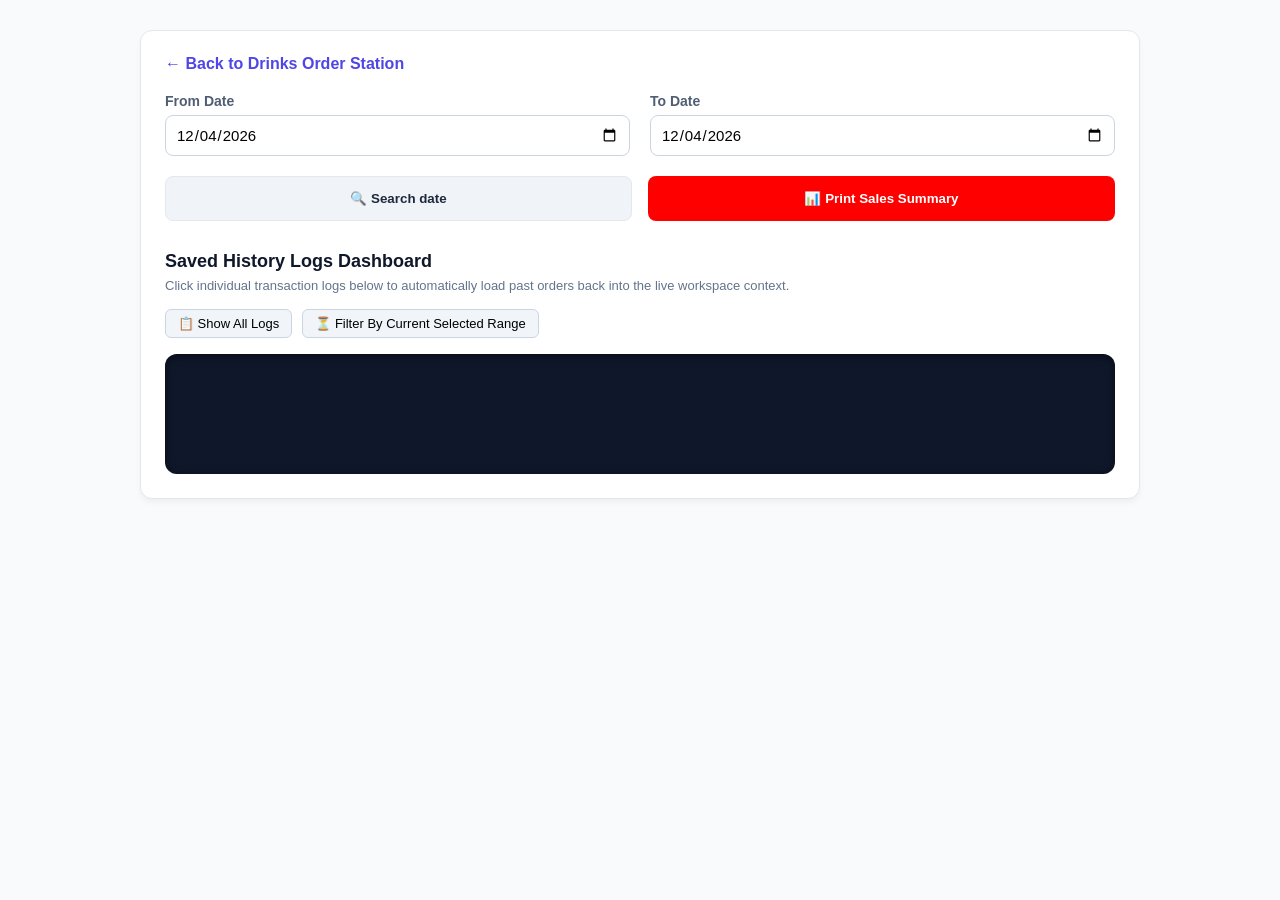
<file: History.html>
<!doctype html>
<html lang="en">
  <head>
    <meta charset="UTF-8" />
    <meta name="viewport" content="width=device-width, initial-scale=1.0" />
    <title>Sales History Logs Dashboard</title>
    <link rel="stylesheet" href="style.css" />
    <style>
      body {
        font-family: sans-serif;
        padding: 30px;
        background-color: #f8fafc;
        color: #0f172a;
      }
      .dashboard-container {
        max-width: 1000px;
        margin: 0 auto;
        background: white;
        border-radius: 12px;
        padding: 24px;
        border: 1px solid #e2e8f0;
        box-shadow: 0 4px 6px -1px rgba(0, 0, 0, 0.05);
      }
      .nav-back {
        color: #4f46e5;
        text-decoration: none;
        font-weight: bold;
        display: inline-block;
        margin-bottom: 20px;
      }

      /* Layout styling matched directly to user screenshot structures */
      .filter-row {
        display: flex;
        gap: 20px;
        margin-bottom: 20px;
        align-items: flex-end;
      }
      .date-box {
        display: flex;
        flex-direction: column;
        flex: 1;
      }
      .date-box label {
        font-size: 14px;
        font-weight: 600;
        color: #4f5e74;
        margin-bottom: 6px;
      }
      .date-box input {
        padding: 10px;
        border: 1px solid #cbd5e1;
        border-radius: 8px;
        font-size: 15px;
      }

      .button-grid {
        display: grid;
        grid-template-columns: 1fr 1fr;
        gap: 16px;
        margin-bottom: 30px;
      }
      .btn-search {
        background: #f0f4f8;
        color: #1e293b;
        border: 1px solid #e2e8f0;
        padding: 14px;
        border-radius: 8px;
        font-weight: bold;
        cursor: pointer;
        display: flex;
        align-items: center;
        justify-content: center;
        gap: 8px;
      }
      .btn-summary {
        background: #ff0000;
        color: white;
        border: none;
        padding: 14px;
        border-radius: 8px;
        font-weight: bold;
        cursor: pointer;
        display: flex;
        align-items: center;
        justify-content: center;
        gap: 8px;
      }

      .dashboard-header h3 {
        margin: 0 0 6px 0;
        font-size: 18px;
        color: #0f172a;
      }
      .dashboard-header p {
        margin: 0 0 16px 0;
        font-size: 13px;
        color: #64748b;
      }
      .dashboard-actions {
        display: flex;
        gap: 10px;
        margin-bottom: 16px;
      }
      .btn-tab {
        background: #f1f5f9;
        border: 1px solid #cbd5e1;
        padding: 6px 12px;
        border-radius: 6px;
        font-size: 13px;
        cursor: pointer;
        font-weight: 500;
      }

      /* Dark dashboard log items corresponding to visual structures */
      .history-log-output {
        background: #0b1329;
        border-radius: 12px;
        padding: 16px;
        min-height: 120px;
      }
      .history-log-row {
        display: flex;
        justify-content: space-between;
        align-items: center;
        background: #0f172a;
        padding: 14px;
        border-radius: 8px;
        margin-bottom: 10px;
        border: 1px solid #1e293b;
      }
      .history-log-left {
        color: #38bdf8;
        font-size: 14px;
      }
      .btn-delete-log {
        background: #ef4444;
        color: white;
        border: none;
        padding: 6px 14px;
        border-radius: 6px;
        font-weight: bold;
        cursor: pointer;
        font-size: 13px;
      }
    </style>
  </head>
  <body>
    <div class="dashboard-container">
      <a href="index.html" class="nav-back">← Back to Drinks Order Station</a>

      <!-- FROM DATE TO DATE FILTER GRID BLOCK (Screenshot 2026-06-08 134312.png) -->
      <div class="filter-row">
        <div class="date-box">
          <label>From Date</label>
          <input type="date" id="order-date-from" />
        </div>
        <div class="date-box">
          <label>To Date</label>
          <input type="date" id="order-date-to" />
        </div>
      </div>

      <!-- SUBMIT FILTER & SUMMARY ACTION CONTROLS -->
      <div class="button-grid">
        <button class="btn-search" onclick="searchByDateRange()">
          🔍 Search date
        </button>
        <button class="btn-summary" onclick="printDailySalesSummary()">
          📊 Print Sales Summary
        </button>
      </div>

      <!-- LOG CONTAINER CONTAINER DOCK (Screenshot 2026-06-08 134316.png) -->
      <div class="dashboard-header">
        <h3>Saved History Logs Dashboard</h3>
        <p>
          Click individual transaction logs below to automatically load past
          orders back into the live workspace context.
        </p>
      </div>

      <div class="dashboard-actions">
        <button class="btn-tab" onclick="showSavedData(true)">
          📋 Show All Logs
        </button>
        <button class="btn-tab" onclick="showSavedData(false)">
          ⏳ Filter By Current Selected Range
        </button>
      </div>

      <!-- Output Stream Element Targeted directly via Javascript -->
      <div class="history-log-output" id="history-log-output"></div>
    </div>

    <script src="java.js"></script>
  </body>
</html>
</file>
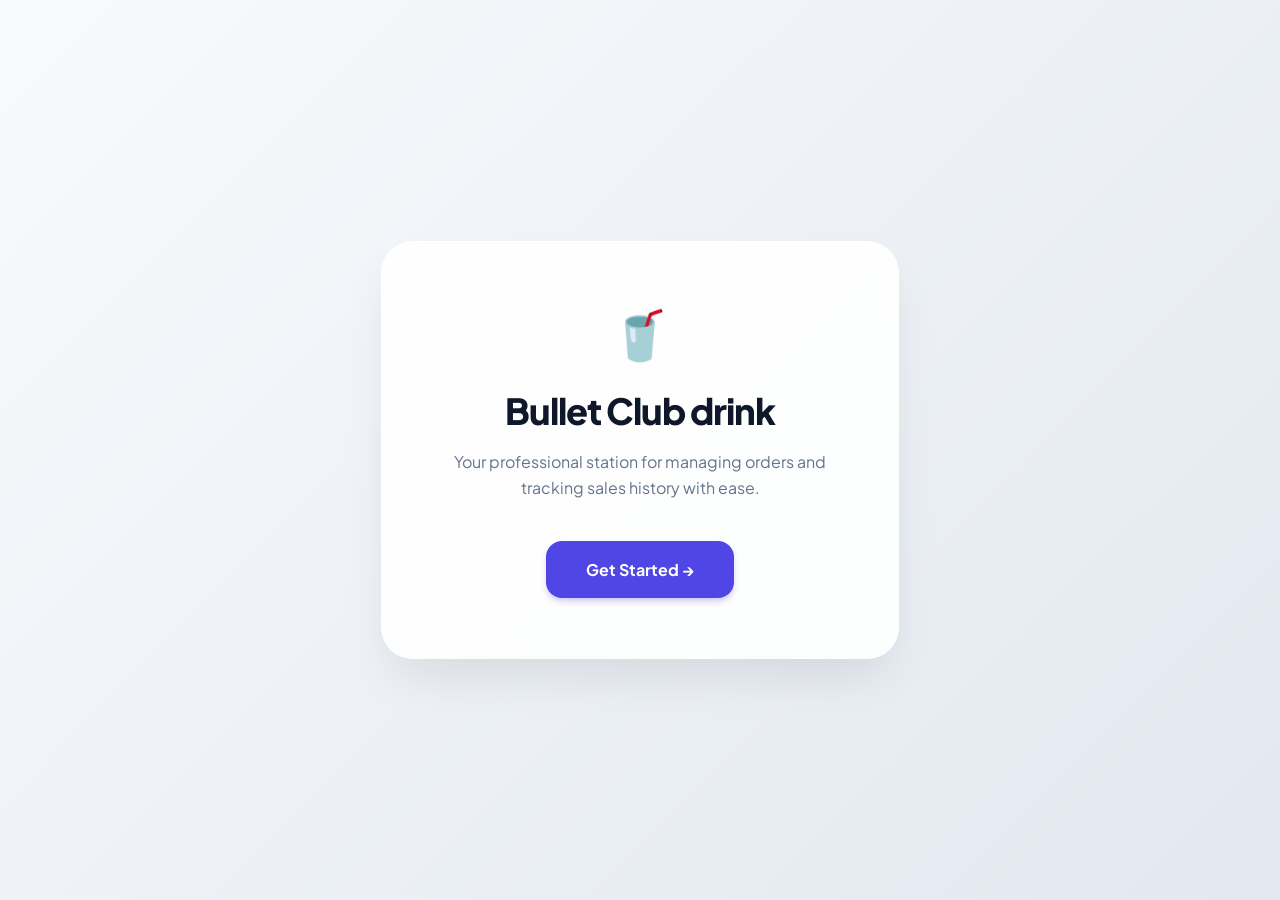
<file: welcomepage.html>
<!doctype html>
<html lang="en">
  <head>
    <meta charset="UTF-8" />
    <meta name="viewport" content="width=device-width, initial-scale=1.0" />
    <title>Drink POS - Ready to Serve</title>
    <link
      href="https://fonts.googleapis.com/css2?family=Plus+Jakarta+Sans:wght@400;600;800&display=swap"
      rel="stylesheet"
    />
    <style>
      :root {
        --primary: #4f46e5;
        --bg-gradient: linear-gradient(135deg, #f8fafc 0%, #e2e8f0 100%);
      }

      body {
        margin: 0;
        display: flex;
        justify-content: center;
        align-items: center;
        min-height: 100vh;
        background: var(--bg-gradient);
        font-family: "Plus Jakarta Sans", sans-serif;
      }

      .welcome-card {
        background: rgba(255, 255, 255, 0.9);
        backdrop-filter: blur(10px);
        padding: 60px 48px;
        border-radius: 32px;
        box-shadow: 0 25px 50px -12px rgba(0, 0, 0, 0.1);
        text-align: center;
        max-width: 420px;
        border: 1px solid rgba(255, 255, 255, 0.5);
        transition: transform 0.3s ease;
      }

      .welcome-card:hover {
        transform: translateY(-5px);
      }

      .icon-box {
        font-size: 48px;
        margin-bottom: 24px;
        display: block;
      }

      h1 {
        font-size: 36px;
        font-weight: 800;
        color: #0f172a;
        margin-bottom: 12px;
        letter-spacing: -1px;
      }
      p {
        color: #64748b;
        margin-bottom: 40px;
        line-height: 1.6;
        font-size: 16px;
      }

      .btn-start {
        background-color: var(--primary);
        color: white;
        padding: 18px 40px;
        border-radius: 16px;
        text-decoration: none;
        font-weight: 700;
        display: inline-flex;
        align-items: center;
        gap: 10px;
        transition: all 0.2s;
        box-shadow: 0 4px 6px -1px rgba(79, 70, 229, 0.3);
      }
      .btn-start:hover {
        background-color: #4338ca;
        transform: scale(1.02);
      }
    </style>
  </head>
  <body>
    <div class="welcome-card">
      <span class="icon-box">🥤</span>
      <h1>Bullet Club drink</h1>
      <p>
        Your professional station for managing orders and tracking sales history
        with ease.
      </p>
      <a href="index.html" class="btn-start">Get Started →</a>
    </div>
  </body>
</html>
</file>
<file: style.css>
/* Modern UI Color System Variables */
:root {
  --bg-main: #f4f6fa;
  --bg-card: #ffffff;
  --text-primary: #1e293b;
  --text-secondary: #64748b;
  --primary: #4f46e5;
  --primary-hover: #4338ca;
  --success: #007bff;
  --success-hover: #64748b;
  --summary-color: #ff0000;
  --summary-hover: #64748b;
  --border-color: #e2e8f0;
  --radius-lg: 16px;
  --radius-md: 12px;
  --radius-sm: 8px;
  --shadow: 0 4px 6px -1px rgb(0 0 0 / 0.05), 0 2px 4px -2px rgb(0 0 0 / 0.05);
  --shadow-hover:
    0 10px 15px -3px rgb(0 0 0 / 0.1), 0 4px 6px -4px rgb(0 0 0 / 0.1);
}

* {
  box-sizing: border-box;
  margin: 0;
  padding: 0;
  font-family: "Plus Jakarta Sans", sans-serif;
}

body {
  background-color: var(--bg-main);
  color: var(--text-primary);
  padding: 24px;
  min-height: 100vh;
}

.container {
  display: grid;
  grid-template-columns: 1fr 420px;
  gap: 24px;
  max-width: 1440px;
  margin: 0 auto;
  align-items: start;
}

@media (max-width: 1024px) {
  .container {
    grid-template-columns: 1fr;
  }
}

.product-section {
  background: var(--bg-card);
  padding: 24px;
  border-radius: var(--radius-lg);
  box-shadow: var(--shadow);
}

.section-header {
  display: flex;
  justify-content: space-between;
  align-items: center;
  margin-bottom: 20px;
  flex-wrap: wrap;
  gap: 16px;
}

h2 {
  font-size: 24px;
  font-weight: 700;
  color: var(--text-primary);
  letter-spacing: -0.5px;
}

.search-container {
  width: 320px;
  position: relative;
}

.search-container input {
  width: 100%;
  padding: 12px 16px 12px 40px;
  font-size: 14px;
  border: 1px solid var(--border-color);
  border-radius: var(--radius-md);
  background: #f8fafc;
  outline: none;
  transition: all 0.2s;
}

.search-container input:focus {
  border-color: var(--primary);
  background: var(--bg-card);
  box-shadow: 0 0 0 3px rgba(79, 70, 229, 0.15);
}

.search-container::before {
  content: "🔍";
  position: absolute;
  left: 14px;
  top: 50%;
  transform: translateY(-50%);
  font-size: 16px;
  opacity: 0.6;
}

.product-grid {
  display: grid;
  grid-template-columns: repeat(auto-fill, minmax(180px, 1fr));
  gap: 20px;
}

.product-card {
  background: var(--bg-card);
  border: 1px solid var(--border-color);
  border-radius: var(--radius-md);
  padding: 12px;
  text-align: center;
  cursor: pointer;
  transition: all 0.25s cubic-bezier(0.4, 0, 0.2, 1);
  position: relative;
  overflow: hidden;
}

.product-card:hover {
  transform: translateY(-4px);
  box-shadow: var(--shadow-hover);
  border-color: var(--primary);
}

.product-card img {
  width: 100%;
  height: 140px;
  object-fit: contain;
  border-radius: var(--radius-sm);
  margin-bottom: 12px;
  background: #f8fafc;
  transition: transform 0.2s;
}

.product-card:hover img {
  transform: scale(1.04);
}

.product-card h3 {
  font-size: 15px;
  font-weight: 600;
  color: var(--text-primary);
  margin-bottom: 6px;
  white-space: nowrap;
  overflow: hidden;
  text-overflow: ellipsis;
}

.product-card p {
  font-size: 16px;
  font-weight: 700;
  color: var(--primary);
}

.cart-section {
  background: var(--bg-card);
  padding: 24px;
  border-radius: var(--radius-lg);
  box-shadow: var(--shadow);
  position: sticky;
  top: 24px;
}

.cart-title {
  font-size: 18px;
  font-weight: 700;
  margin-bottom: 16px;
  padding-bottom: 12px;
  border-bottom: 2px solid var(--bg-main);
}

#cart-table {
  width: 100%;
  border-collapse: collapse;
  margin-bottom: 24px;
}

#cart-table th {
  text-align: left;
  font-size: 12px;
  text-transform: uppercase;
  color: var(--text-secondary);
  font-weight: 600;
  padding-bottom: 10px;
  border-bottom: 1px solid var(--border-color);
}

#cart-table td {
  padding: 12px 0;
  font-size: 14px;
  vertical-align: middle;
  border-bottom: 1px solid #f1f5f9;
}

.qty-btn {
  border: none;
  background: #f1f5f9;
  width: 26px;
  height: 26px;
  border-radius: var(--radius-sm);
  font-weight: bold;
  cursor: pointer;
  transition: all 0.2s;
}

.qty-btn:hover {
  background: #e2e8f0;
  color: var(--primary);
}

.grand-total-row td {
  border-top: 2px solid var(--text-primary) !important;
  border-bottom: none !important;
  padding-top: 16px !important;
  font-size: 16px !important;
  font-weight: 700;
}

#grand-total {
  color: var(--primary);
  font-size: 20px;
}

.customer-info-container {
  margin-top: 20px;
}

.section-title {
  font-size: 16px;
  font-weight: 700;
  margin-bottom: 14px;
  color: var(--text-primary);
}

.form-group {
  margin-bottom: 14px;
}

.form-group label {
  display: block;
  font-size: 12px;
  font-weight: 600;
  color: var(--text-secondary);
  margin-bottom: 6px;
}

.form-group input {
  width: 100%;
  padding: 10px 12px;
  font-size: 14px;
  border: 1px solid var(--border-color);
  border-radius: var(--radius-sm);
  outline: none;
  transition: border 0.2s;
}

.form-group input:focus {
  border-color: var(--primary);
}

.date-range-container {
  display: flex;
  gap: 12px;
}

.btn {
  padding: 12px 16px;
  font-size: 14px;
  font-weight: 600;
  border-radius: var(--radius-sm);
  border: none;
  cursor: pointer;
  transition: all 0.2s;
  display: inline-flex;
  align-items: center;
  justify-content: center;
  gap: 6px;
}

.form-actions {
  display: grid;
  grid-template-columns: 1fr 1fr;
  gap: 10px;
  margin-top: 20px;
}

.btn-print {
  background-color: var(--success);
  color: white;
}
.btn-print:hover {
  background-color: var(--success-hover);
}

/* Purple Summary Action Buttons */
.btn-summary {
  background-color: var(--summary-color);
  color: white;
}
.btn-summary:hover {
  background-color: var(--summary-hover);
}

.btn-save {
  background-color: var(--primary);
  color: white;
}
.btn-save:hover {
  background-color: var(--primary-hover);
}

.btn-search {
  background-color: #f1f5f9;
  color: var(--text-primary);
  border: 1px solid var(--border-color);
}
.btn-search:hover {
  background-color: #e2e8f0;
}

.saved-records-section {
  margin: 32px auto 0 auto;
  max-width: 1440px;
  background: var(--bg-card);
  padding: 24px;
  border-radius: var(--radius-lg);
  box-shadow: var(--shadow);
}

.history-actions {
  display: flex;
  gap: 10px;
  margin-bottom: 16px;
}

.btn-log {
  padding: 8px 14px;
  font-size: 13px;
}

#history-log-output {
  background: #0f172a;
  color: #38bdf8;
  padding: 16px;
  border-radius: var(--radius-md);
  font-family: monospace;
  font-size: 13px;
  line-height: 1.6;
  max-height: 250px;
  overflow-y: auto;
  box-shadow: inset 0 2px 8px rgba(0, 0, 0, 0.5);
}

.log-item-row {
  padding: 12px;
  border-bottom: 1px solid #1e293b;
  color: #e2e8f0;
  cursor: pointer;
  transition: background 0.2s;
  border-radius: var(--radius-sm);
}

.log-item-row:hover {
  background: #1e293b;
  color: #fff;
}
</file>
